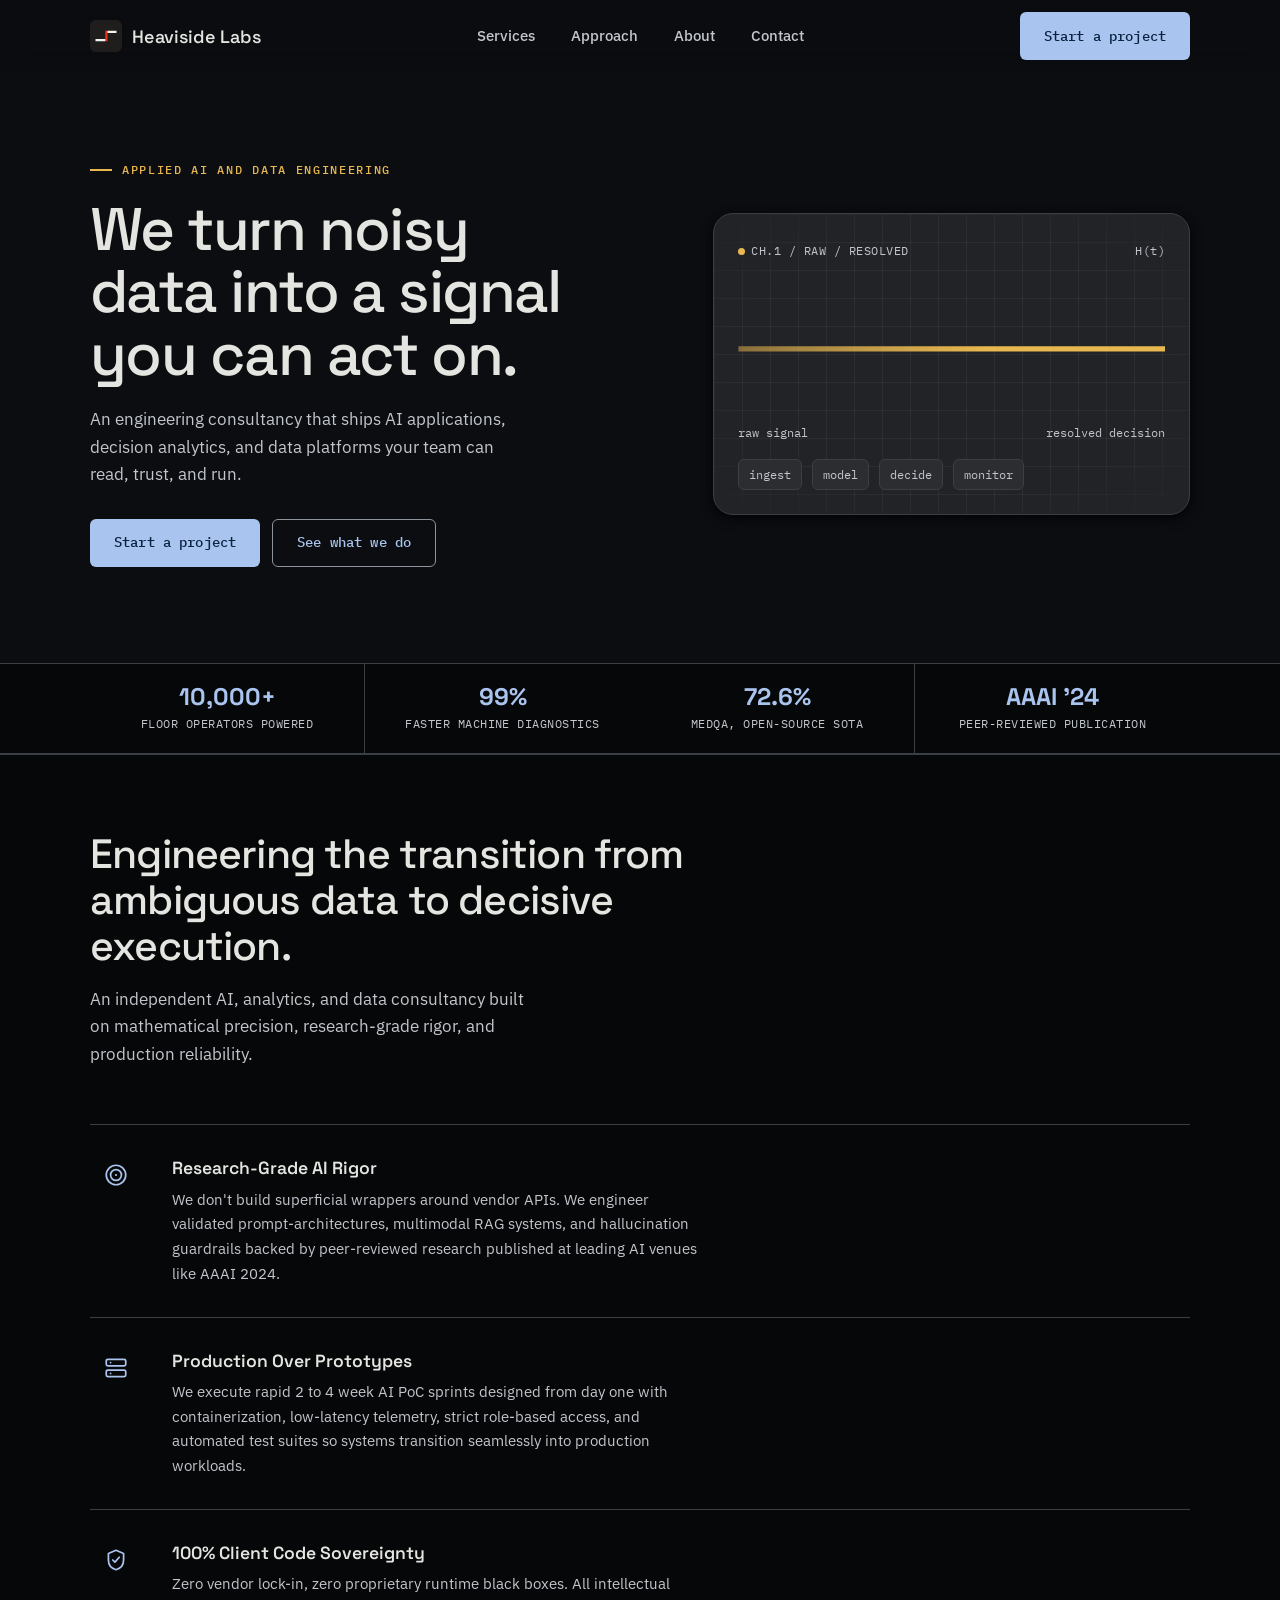
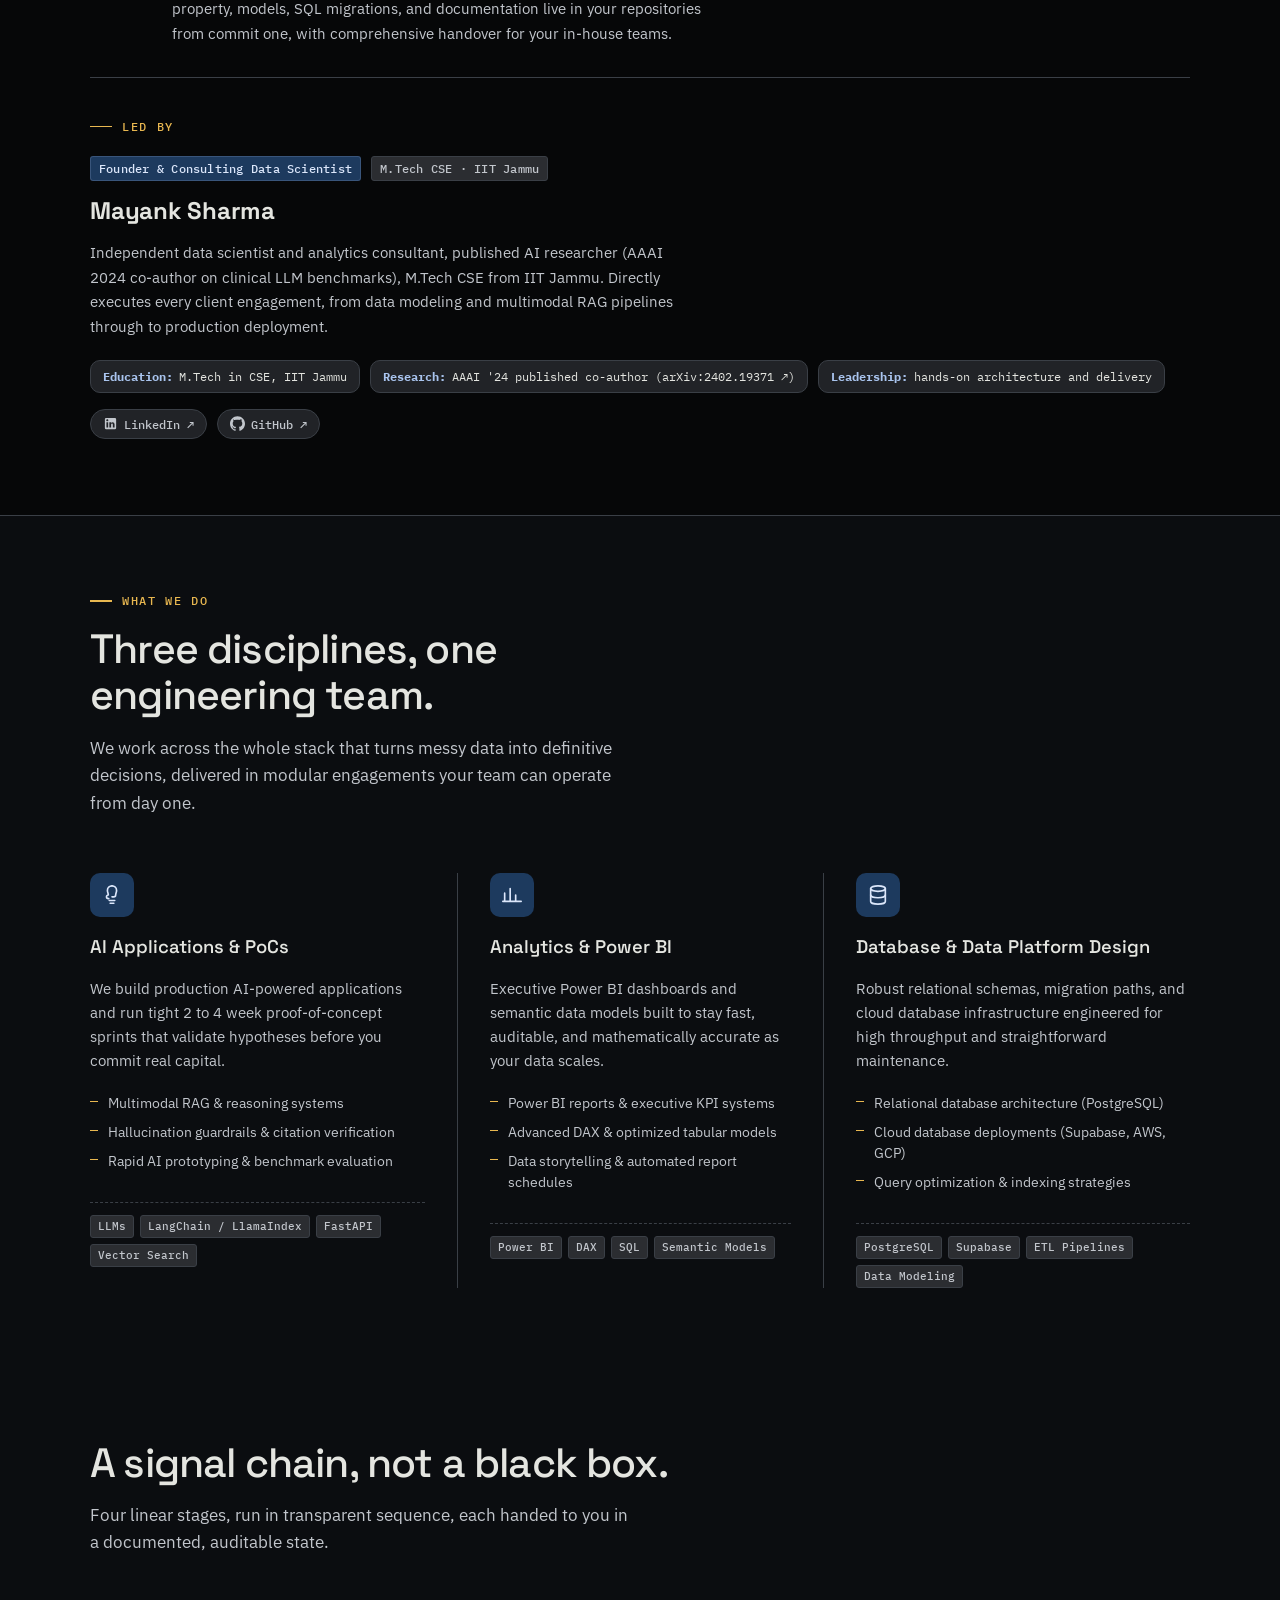
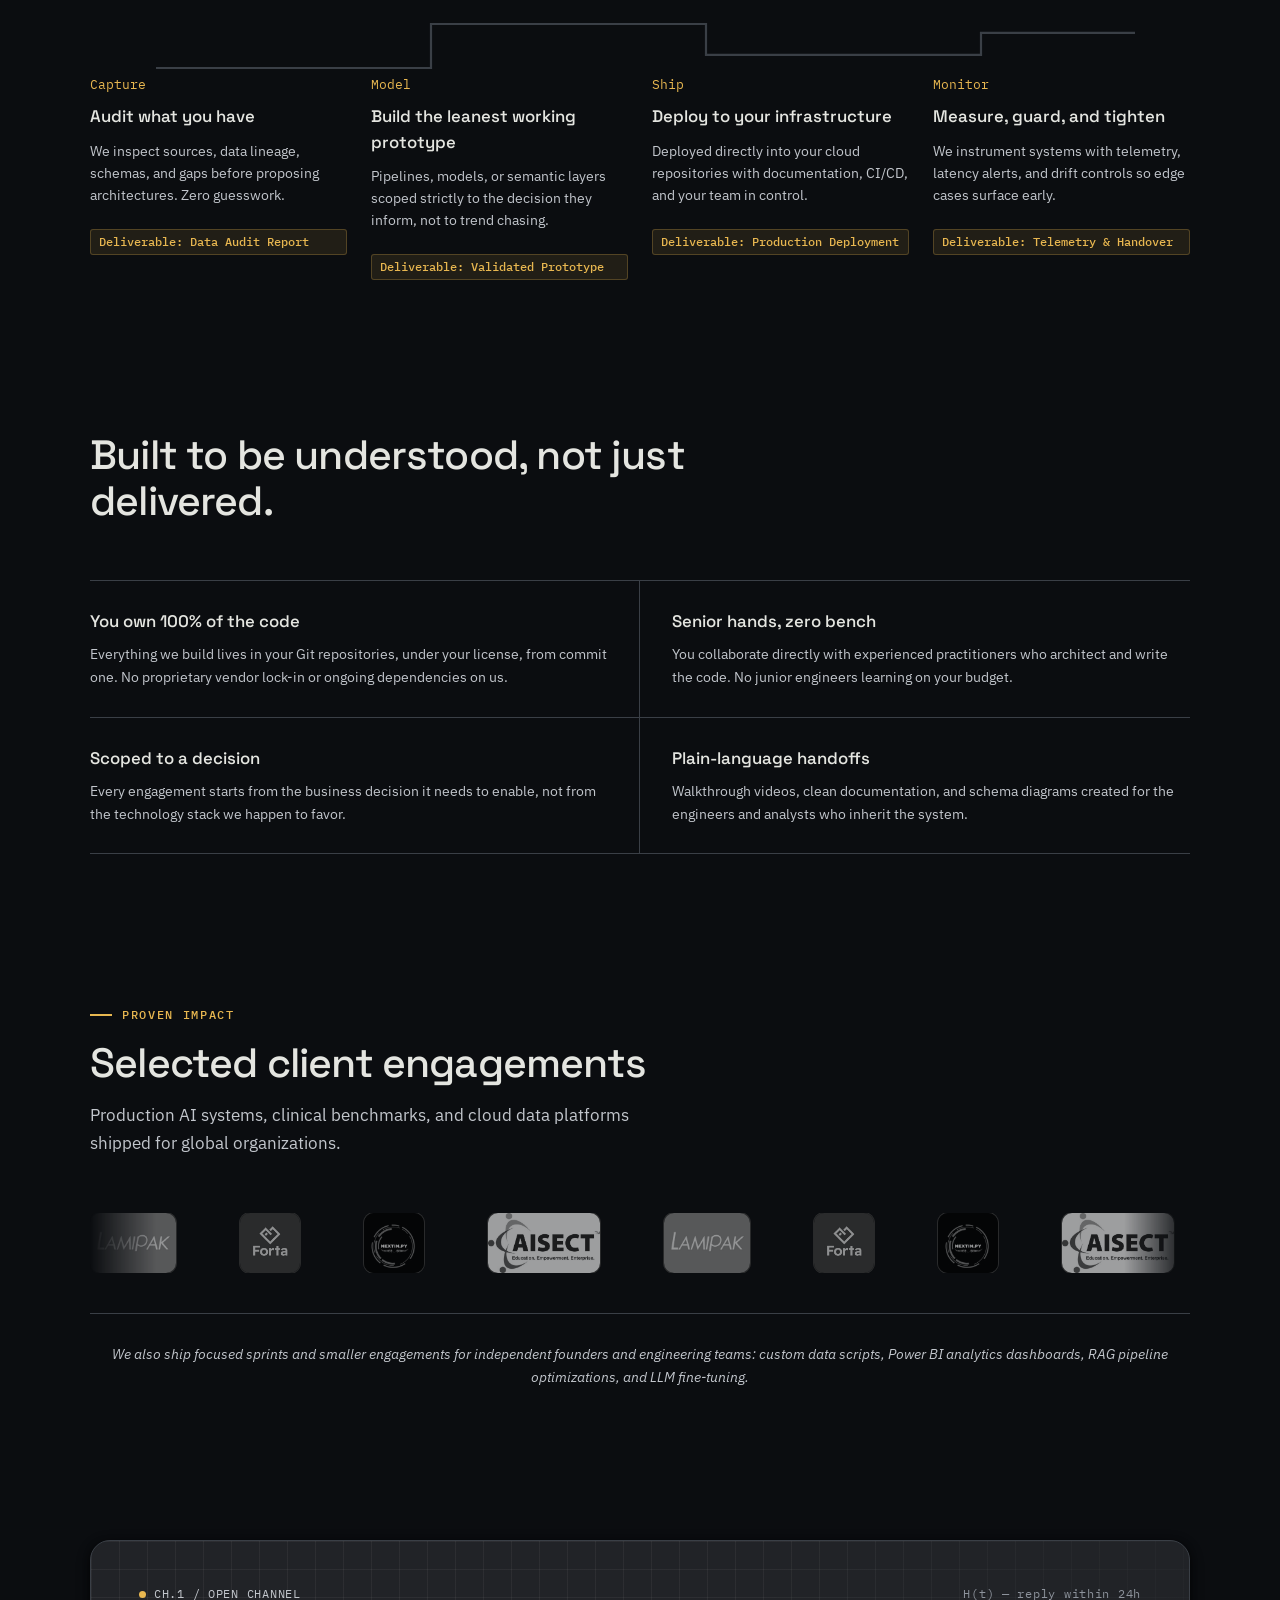
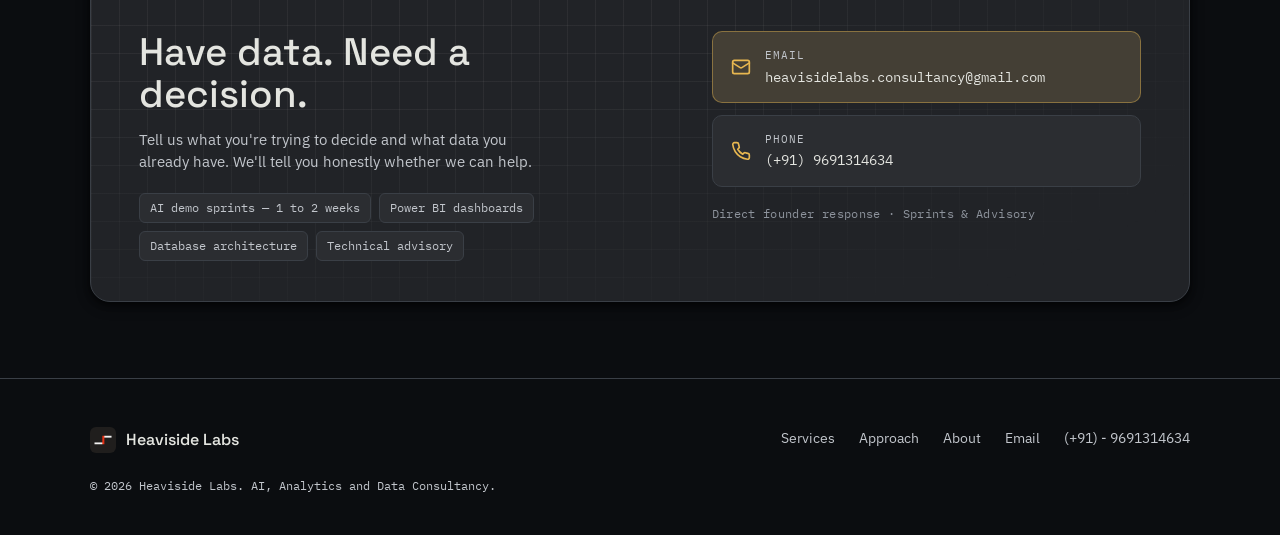
<file: index.html>
<!doctype html>
<html lang="en">
  <head>
    <meta charset="UTF-8" />
    <meta name="viewport" content="width=device-width, initial-scale=1" />
    <meta name="color-scheme" content="dark" />
    <meta name="theme-color" content="#0B0D10" />
    <title>Heaviside Labs · AI, Analytics and Data Consultancy</title>
    <meta
      name="description"
      content="Heaviside Labs builds production AI applications, decision analytics, and resilient data platforms. We turn raw, noisy data into decisive signal your team can understand, own, and run."
    />
    <link
      rel="icon"
      href="assets/heaviside-labs-favicon.png"
      type="image/png"
    />
    <link rel="preconnect" href="https://fonts.googleapis.com" />
    <link rel="preconnect" href="https://fonts.gstatic.com" crossorigin />
    <link
      href="https://fonts.googleapis.com/css2?family=Space+Grotesk:wght@400..700&family=IBM+Plex+Sans:wght@400;500;600&family=IBM+Plex+Mono:wght@400;500;600&display=swap"
      rel="stylesheet"
    />
    <link rel="stylesheet" href="style.css" />
    <link rel="canonical" href="https://heavisidelabs.in/" />
    <meta property="og:type" content="website" />
    <meta
      property="og:title"
      content="Heaviside Labs · AI, Analytics and Data Consultancy"
    />
    <meta
      property="og:description"
      content="Heaviside Labs builds production AI applications, decision analytics, and resilient data platforms. We turn raw, noisy data into decisive signal your team can understand, own, and run."
    />
    <meta property="og:url" content="https://heavisidelabs.in/" />
    <meta name="twitter:card" content="summary" />
    <meta
      name="twitter:title"
      content="Heaviside Labs · AI, Analytics and Data Consultancy"
    />
    <meta
      name="twitter:description"
      content="Heaviside Labs builds production AI applications, decision analytics, and resilient data platforms."
    />
  </head>
  <body>
    <a class="skip-link" href="#main">Skip to content</a>

    <header class="topbar" id="topbar">
      <div class="wrap topbar-inner">
        <a class="brand" href="#top">
          <img
            class="brand-mark"
            src="assets/heaviside-labs-favicon.png"
            alt=""
            width="32"
            height="32"
          />
          <span class="brand-name">Heaviside Labs</span>
        </a>
        <nav class="nav-links" aria-label="Primary">
          <a class="nav-link" href="#services">Services</a>
          <a class="nav-link" href="#approach">Approach</a>
          <a class="nav-link" href="#about">About</a>
          <a class="nav-link" href="#contact">Contact</a>
        </nav>
        <div class="topbar-actions">
          <a class="btn btn-filled cta-desktop-only" href="#contact"
            ><span class="state-layer"></span>Start a project</a
          >
          <button
            class="icon-btn menu-toggle"
            id="menu-toggle"
            type="button"
            aria-label="Open menu"
            aria-expanded="false"
            aria-controls="mobile-menu"
          >
            <svg
              viewBox="0 0 24 24"
              fill="none"
              stroke="currentColor"
              stroke-width="2"
              stroke-linecap="round"
              stroke-linejoin="round"
            >
              <path d="M4 7h16M4 12h16M4 17h16" />
            </svg>
          </button>
        </div>
      </div>
      <nav class="mobile-menu" id="mobile-menu" aria-label="Primary">
        <div class="mobile-menu-clip">
          <div class="mobile-menu-inner">
            <a class="mobile-menu-link" href="#services">Services</a>
            <a class="mobile-menu-link" href="#approach">Approach</a>
            <a class="mobile-menu-link" href="#about">About</a>
            <a class="mobile-menu-link" href="#contact">Contact</a>
            <a class="btn btn-filled" href="#contact"
              ><span class="state-layer"></span>Start a project</a
            >
          </div>
        </div>
      </nav>
    </header>

    <main id="main">
      <!-- ============ HERO ============ -->
      <section class="hero" id="top">
        <div class="wrap hero-grid">
          <div class="hero-copy reveal">
            <span class="eyebrow">Applied AI and data engineering</span>
            <h1 class="display-xl">
              We turn noisy data into a signal you can act on.
            </h1>
            <p class="body-l">
              An engineering consultancy that ships AI applications, decision
              analytics, and data platforms your team can read, trust, and run.
            </p>
            <div class="hero-actions">
              <a class="btn btn-filled" href="#contact"
                ><span class="state-layer"></span>Start a project</a
              >
              <a class="btn btn-outlined" href="#services"
                ><span class="state-layer"></span>See what we do</a
              >
            </div>
          </div>

          <figure class="scope reveal">
            <div class="scope-grid" aria-hidden="true"></div>
            <div class="scope-head">
              <span class="scope-label"
                ><span class="scope-dot" aria-hidden="true"></span>CH.1 / RAW /
                RESOLVED</span
              >
              <span class="scope-label">H(t)</span>
            </div>
            <div
              class="scope-wave"
              role="img"
              aria-label="A live signal, noisy and irregular on the left, resolving into a clean, flat step on the right."
            >
              <span class="scope-wave-trace" aria-hidden="true"></span>
              <span class="scope-wave-base" aria-hidden="true"></span>
            </div>
            <div class="scope-caption">
              <span>raw signal</span>
              <span>resolved decision</span>
            </div>
            <figcaption class="scope-readouts">
              <span class="readout">ingest</span>
              <span class="readout">model</span>
              <span class="readout">decide</span>
              <span class="readout">monitor</span>
            </figcaption>
          </figure>
        </div>

      </section>

      <!-- ============ TRUST STRIP ============ -->
      <section class="trust-strip" aria-label="Delivered impact">
        <div class="wrap">
          <div class="hero-trust-bar reveal">
            <div class="hero-trust-item">
              <span class="hero-trust-num">10,000+</span>
              <span class="hero-trust-label">Floor operators powered</span>
            </div>
            <div class="hero-trust-item">
              <span class="hero-trust-num">99%</span>
              <span class="hero-trust-label">Faster machine diagnostics</span>
            </div>
            <div class="hero-trust-item">
              <span class="hero-trust-num">72.6%</span>
              <span class="hero-trust-label">MedQA, open-source SOTA</span>
            </div>
            <div class="hero-trust-item">
              <span class="hero-trust-num">AAAI '24</span>
              <span class="hero-trust-label">Peer-reviewed publication</span>
            </div>
          </div>
        </div>
      </section>

      <!-- ============ ABOUT US ============ -->
      <section class="section about-section" id="about">
        <div class="wrap">
          <div class="section-head reveal">
            <h2 class="headline-l">
              Engineering the transition from ambiguous data to decisive
              execution.
            </h2>
            <p class="body-l">
              An independent AI, analytics, and data consultancy built on
              mathematical precision, research-grade rigor, and production
              reliability.
            </p>
          </div>

          <!-- Differentiator Spec List -->
          <div class="pillar-list reveal">
            <div class="pillar-row">
              <div class="pillar-icon">
                <svg
                  viewBox="0 0 24 24"
                  fill="none"
                  stroke="currentColor"
                  stroke-width="1.6"
                  stroke-linecap="round"
                  stroke-linejoin="round"
                >
                  <circle cx="12" cy="12" r="9" />
                  <circle cx="12" cy="12" r="5" />
                  <circle
                    cx="12"
                    cy="12"
                    r="1"
                    fill="currentColor"
                    stroke="none"
                  />
                </svg>
              </div>
              <div class="pillar-content">
                <h4>Research-Grade AI Rigor</h4>
                <p>
                  We don't build superficial wrappers around vendor APIs. We
                  engineer validated prompt-architectures, multimodal RAG
                  systems, and hallucination guardrails backed by peer-reviewed
                  research published at leading AI venues like AAAI 2024.
                </p>
              </div>
            </div>

            <div class="pillar-row">
              <div class="pillar-icon">
                <svg
                  viewBox="0 0 24 24"
                  fill="none"
                  stroke="currentColor"
                  stroke-width="1.6"
                  stroke-linecap="round"
                  stroke-linejoin="round"
                >
                  <rect x="3" y="4" width="18" height="6" rx="1.5" />
                  <rect x="3" y="14" width="18" height="6" rx="1.5" />
                  <circle
                    cx="7"
                    cy="7"
                    r="0.8"
                    fill="currentColor"
                    stroke="none"
                  />
                  <circle
                    cx="7"
                    cy="17"
                    r="0.8"
                    fill="currentColor"
                    stroke="none"
                  />
                </svg>
              </div>
              <div class="pillar-content">
                <h4>Production Over Prototypes</h4>
                <p>
                  We execute rapid 2 to 4 week AI PoC sprints designed from day
                  one with containerization, low-latency telemetry, strict
                  role-based access, and automated test suites so systems
                  transition seamlessly into production workloads.
                </p>
              </div>
            </div>

            <div class="pillar-row">
              <div class="pillar-icon">
                <svg
                  viewBox="0 0 24 24"
                  fill="none"
                  stroke="currentColor"
                  stroke-width="1.6"
                  stroke-linecap="round"
                  stroke-linejoin="round"
                >
                  <path d="M12 3l7 3v6c0 5-3.5 8-7 9-3.5-1-7-4-7-9V6l7-3z" />
                  <polyline points="9 12 11 14 15 9.5" />
                </svg>
              </div>
              <div class="pillar-content">
                <h4>100% Client Code Sovereignty</h4>
                <p>
                  Zero vendor lock-in, zero proprietary runtime black boxes. All
                  intellectual property, models, SQL migrations, and
                  documentation live in your repositories from commit one, with
                  comprehensive handover for your in-house teams.
                </p>
              </div>
            </div>
          </div>

          <!-- Founder & Principal Consultant Spotlight -->
          <div class="founder-profile reveal">
            <span class="eyebrow">Led by</span>
            <div class="founder-row">
              <div class="founder-info">
                <div class="founder-badge-row">
                  <span class="client-tag"
                    >Founder &amp; Consulting Data Scientist</span
                  >
                  <span class="client-loc">M.Tech CSE · IIT Jammu</span>
                </div>
                <h3 class="founder-name">Mayank Sharma</h3>
                <p class="founder-bio">
                  Independent data scientist and analytics consultant, published
                  AI researcher (AAAI 2024 co-author on clinical LLM benchmarks),
                  M.Tech CSE from IIT Jammu. Directly executes every client
                  engagement, from data modeling and multimodal RAG pipelines
                  through to production deployment.
                </p>
                <div class="founder-credentials-row">
                  <div class="founder-cred-chip">
                    <span class="cred-label">Education:</span> M.Tech in CSE,
                    IIT Jammu
                  </div>
                  <a
                    class="founder-cred-chip"
                    href="https://arxiv.org/abs/2402.19371"
                    target="_blank"
                    rel="noopener noreferrer"
                    style="text-decoration: none"
                    title="Read research paper on arXiv (arXiv:2402.19371)"
                  >
                    <span class="cred-label">Research:</span> AAAI '24 published
                    co-author (arXiv:2402.19371 &nearr;)
                  </a>
                  <div class="founder-cred-chip">
                    <span class="cred-label">Leadership:</span> hands-on
                    architecture and delivery
                  </div>
                </div>

                <div class="founder-social-links">
                  <a
                    class="founder-link-btn"
                    href="https://www.linkedin.com/in/mayank-sharma-924615405/"
                    target="_blank"
                    rel="noopener noreferrer"
                    title="LinkedIn Profile"
                  >
                    <svg
                      viewBox="0 0 24 24"
                      width="15"
                      height="15"
                      fill="currentColor"
                    >
                      <path
                        d="M19 3a2 2 0 0 1 2 2v14a2 2 0 0 1-2 2H5a2 2 0 0 1-2-2V5a2 2 0 0 1 2-2h14m-.5 15.5v-5.3a3.26 3.26 0 0 0-3.26-3.26c-.85 0-1.84.52-2.28 1.3v-1.11h-2.79v8.37h2.79v-4.93c0-.77.62-1.4 1.39-1.4a1.4 1.4 0 0 1 1.4 1.4v4.93h2.75M6.88 8.56a1.68 1.68 0 0 0 1.68-1.68c0-.93-.75-1.69-1.68-1.69a1.69 1.69 0 0 0-1.69 1.69c0 .93.76 1.68 1.69 1.68m1.39 9.94v-8.37H5.5v8.37h2.77z"
                      />
                    </svg>
                    <span>LinkedIn &nearr;</span>
                  </a>
                  <a
                    class="founder-link-btn"
                    href="https://github.com/mayank1101"
                    target="_blank"
                    rel="noopener noreferrer"
                    title="GitHub Profile"
                  >
                    <svg
                      viewBox="0 0 24 24"
                      width="15"
                      height="15"
                      fill="currentColor"
                    >
                      <path
                        d="M12 .297c-6.63 0-12 5.373-12 12 0 5.303 3.438 9.8 8.205 11.385.6.113.82-.258.82-.577 0-.285-.01-1.04-.015-2.04-3.338.724-4.042-1.61-4.042-1.61-.546-1.385-1.333-1.754-1.333-1.754-1.089-.744.083-.729.083-.729 1.205.084 1.839 1.237 1.839 1.237 1.07 1.834 2.807 1.304 3.492.997.107-.775.418-1.305.762-1.605-2.665-.3-5.466-1.332-5.466-5.93 0-1.31.469-2.381 1.236-3.221-.124-.303-.535-1.524.117-3.176 0 0 1.008-.322 3.301 1.23.957-.266 1.983-.399 3.003-.404 1.02.005 2.047.138 3.006.404 2.291-1.552 3.297-1.23 3.297-1.23.653 1.653.242 2.874.118 3.176.77.84 1.235 1.911 1.235 3.221 0 4.609-2.807 5.625-5.479 5.921.43.372.823 1.102.823 2.222 0 1.606-.014 2.898-.014 3.293 0 .322.216.694.825.576C20.565 22.092 24 17.592 24 12.297c0-6.627-5.373-12-12-12"
                      />
                    </svg>
                    <span>GitHub &nearr;</span>
                  </a>
                </div>
              </div>
            </div>
          </div>
        </div>
      </section>

      <!-- ============ SERVICES ============ -->
      <section class="section" id="services">
        <div class="wrap">
          <div class="section-head reveal">
            <span class="eyebrow">What we do</span>
            <h2 class="headline-l">Three disciplines, one engineering team.</h2>
            <p class="body-l">
              We work across the whole stack that turns messy data into
              definitive decisions, delivered in modular engagements your team
              can operate from day one.
            </p>
          </div>

          <div class="service-grid">
            <!-- Service 1 -->
            <article class="service-item reveal">
              <div class="card-icon">
                <svg
                  viewBox="0 0 24 24"
                  fill="none"
                  stroke="currentColor"
                  stroke-width="1.8"
                  stroke-linecap="round"
                  stroke-linejoin="round"
                >
                  <path
                    d="M12 2a5 5 0 0 0-5 5c0 2 1 3 1 5H8a2 2 0 0 0 0 4h.5"
                  />
                  <path
                    d="M12 2a5 5 0 0 1 5 5c0 2-1 3-1 5h0a2 2 0 0 1-2 2h-2"
                  />
                  <path d="M9 18h6" />
                  <path d="M10 21h4" />
                </svg>
              </div>
              <h3>AI Applications &amp; PoCs</h3>
              <p>
                We build production AI-powered applications and run tight 2 to 4
                week proof-of-concept sprints that validate hypotheses before you
                commit real capital.
              </p>
              <ul class="card-list">
                <li>Multimodal RAG &amp; reasoning systems</li>
                <li>Hallucination guardrails &amp; citation verification</li>
                <li>Rapid AI prototyping &amp; benchmark evaluation</li>
              </ul>
              <div class="service-tech-tags">
                <span>LLMs</span>
                <span>LangChain / LlamaIndex</span>
                <span>FastAPI</span>
                <span>Vector Search</span>
              </div>
            </article>

            <!-- Service 2 -->
            <article class="service-item reveal">
              <div class="card-icon">
                <svg
                  viewBox="0 0 24 24"
                  fill="none"
                  stroke="currentColor"
                  stroke-width="1.8"
                  stroke-linecap="round"
                  stroke-linejoin="round"
                >
                  <path d="M4 19V10M10 19V5M16 19v-7M22 19H2" />
                </svg>
              </div>
              <h3>Analytics &amp; Power BI</h3>
              <p>
                Executive Power BI dashboards and semantic data models built to
                stay fast, auditable, and mathematically accurate as your data
                scales.
              </p>
              <ul class="card-list">
                <li>Power BI reports &amp; executive KPI systems</li>
                <li>Advanced DAX &amp; optimized tabular models</li>
                <li>Data storytelling &amp; automated report schedules</li>
              </ul>
              <div class="service-tech-tags">
                <span>Power BI</span>
                <span>DAX</span>
                <span>SQL</span>
                <span>Semantic Models</span>
              </div>
            </article>

            <!-- Service 3 -->
            <article class="service-item reveal">
              <div class="card-icon">
                <svg
                  viewBox="0 0 24 24"
                  fill="none"
                  stroke="currentColor"
                  stroke-width="1.8"
                  stroke-linecap="round"
                  stroke-linejoin="round"
                >
                  <ellipse cx="12" cy="5" rx="8" ry="3" />
                  <path d="M4 5v14c0 1.66 3.58 3 8 3s8-1.34 8-3V5" />
                  <path d="M4 12c0 1.66 3.58 3 8 3s8-1.34 8-3" />
                </svg>
              </div>
              <h3>Database &amp; Data Platform Design</h3>
              <p>
                Robust relational schemas, migration paths, and cloud database
                infrastructure engineered for high throughput and
                straightforward maintenance.
              </p>
              <ul class="card-list">
                <li>Relational database architecture (PostgreSQL)</li>
                <li>Cloud database deployments (Supabase, AWS, GCP)</li>
                <li>Query optimization &amp; indexing strategies</li>
              </ul>
              <div class="service-tech-tags">
                <span>PostgreSQL</span>
                <span>Supabase</span>
                <span>ETL Pipelines</span>
                <span>Data Modeling</span>
              </div>
            </article>
          </div>
        </div>
      </section>

      <!-- ============ APPROACH ============ -->
      <section class="section chain" id="approach">
        <div class="wrap">
          <div class="section-head reveal">
            <h2 class="headline-l">A signal chain, not a black box.</h2>
            <p class="body-l">
              Four linear stages, run in transparent sequence, each handed to
              you in a documented, auditable state.
            </p>
          </div>

          <svg
            class="chain-svg reveal"
            viewBox="0 0 1000 60"
            preserveAspectRatio="none"
            aria-hidden="true"
          >
            <path
              class="chain-path"
              d="M60,50 L60,50 L310,50 L310,10 L560,10 L560,38 L810,38 L810,18 L950,18"
            />
          </svg>

          <div class="chain-grid">
            <div class="chain-step reveal">
              <span class="chain-num">Capture</span>
              <h4>Audit what you have</h4>
              <p>
                We inspect sources, data lineage, schemas, and gaps before
                proposing architectures. Zero guesswork.
              </p>
              <span class="stage-deliverable"
                >Deliverable: Data Audit Report</span
              >
            </div>
            <div class="chain-step reveal">
              <span class="chain-num">Model</span>
              <h4>Build the leanest working prototype</h4>
              <p>
                Pipelines, models, or semantic layers scoped strictly to the
                decision they inform, not to trend chasing.
              </p>
              <span class="stage-deliverable"
                >Deliverable: Validated Prototype</span
              >
            </div>
            <div class="chain-step reveal">
              <span class="chain-num">Ship</span>
              <h4>Deploy to your infrastructure</h4>
              <p>
                Deployed directly into your cloud repositories with
                documentation, CI/CD, and your team in control.
              </p>
              <span class="stage-deliverable"
                >Deliverable: Production Deployment</span
              >
            </div>
            <div class="chain-step reveal">
              <span class="chain-num">Monitor</span>
              <h4>Measure, guard, and tighten</h4>
              <p>
                We instrument systems with telemetry, latency alerts, and drift
                controls so edge cases surface early.
              </p>
              <span class="stage-deliverable"
                >Deliverable: Telemetry &amp; Handover</span
              >
            </div>
          </div>
        </div>
      </section>

      <!-- ============ DIFFERENTIATORS ============ -->
      <section class="section" id="why">
        <div class="wrap">
          <div class="section-head reveal">
            <h2 class="headline-l">
              Built to be understood, not just delivered.
            </h2>
          </div>

          <div class="diff-grid reveal">
            <div class="diff-item">
              <h4>You own 100% of the code</h4>
              <p>
                Everything we build lives in your Git repositories, under your
                license, from commit one. No proprietary vendor lock-in or
                ongoing dependencies on us.
              </p>
            </div>
            <div class="diff-item">
              <h4>Senior hands, zero bench</h4>
              <p>
                You collaborate directly with experienced practitioners who
                architect and write the code. No junior engineers learning on
                your budget.
              </p>
            </div>
            <div class="diff-item">
              <h4>Scoped to a decision</h4>
              <p>
                Every engagement starts from the business decision it needs to
                enable, not from the technology stack we happen to favor.
              </p>
            </div>
            <div class="diff-item">
              <h4>Plain-language handoffs</h4>
              <p>
                Walkthrough videos, clean documentation, and schema diagrams
                created for the engineers and analysts who inherit the system.
              </p>
            </div>
          </div>
        </div>
      </section>

      <!-- ============ WORK IMPACT / CLIENT SHOWCASE ============ -->
      <section class="section" id="clients">
        <div class="wrap">
          <div class="section-head reveal">
            <span class="eyebrow">Proven impact</span>
            <h2 class="headline-l">Selected client engagements</h2>
            <p class="body-l">
              Production AI systems, clinical benchmarks, and cloud data
              platforms shipped for global organizations.
            </p>
          </div>

          <!-- Client Logo Marquee -->
          <div
            class="logo-marquee reveal"
            role="region"
            aria-label="Client companies"
          >
            <div class="logo-marquee-track">
              <div class="logo-marquee-logo">
                <img src="assets/clients/lamipak-logo.png" alt="Lamipak logo" />
              </div>
              <div class="logo-marquee-logo">
                <img src="assets/clients/forta-health-logo.png" alt="Forta Health logo" />
              </div>
              <div class="logo-marquee-logo">
                <img src="assets/clients/nextinpy-logo.png" alt="Nextin.py logo" />
              </div>
              <div class="logo-marquee-logo">
                <img src="assets/clients/aisect-logo.png" alt="AISECT logo" />
              </div>
              <div class="logo-marquee-logo">
                <img src="assets/clients/lamipak-logo.png" alt="Lamipak logo" />
              </div>
              <div class="logo-marquee-logo">
                <img src="assets/clients/forta-health-logo.png" alt="Forta Health logo" />
              </div>
              <div class="logo-marquee-logo">
                <img src="assets/clients/nextinpy-logo.png" alt="Nextin.py logo" />
              </div>
              <div class="logo-marquee-logo">
                <img src="assets/clients/aisect-logo.png" alt="AISECT logo" />
              </div>
              <div class="logo-marquee-logo">
                <img src="assets/clients/lamipak-logo.png" alt="Lamipak logo" />
              </div>
              <div class="logo-marquee-logo">
                <img src="assets/clients/forta-health-logo.png" alt="Forta Health logo" />
              </div>
              <div class="logo-marquee-logo">
                <img src="assets/clients/nextinpy-logo.png" alt="Nextin.py logo" />
              </div>
              <div class="logo-marquee-logo">
                <img src="assets/clients/aisect-logo.png" alt="AISECT logo" />
              </div>
              <div class="logo-marquee-logo" aria-hidden="true">
                <img src="assets/clients/lamipak-logo.png" alt="" />
              </div>
              <div class="logo-marquee-logo" aria-hidden="true">
                <img src="assets/clients/forta-health-logo.png" alt="" />
              </div>
              <div class="logo-marquee-logo" aria-hidden="true">
                <img src="assets/clients/nextinpy-logo.png" alt="" />
              </div>
              <div class="logo-marquee-logo" aria-hidden="true">
                <img src="assets/clients/aisect-logo.png" alt="" />
              </div>
              <div class="logo-marquee-logo" aria-hidden="true">
                <img src="assets/clients/lamipak-logo.png" alt="" />
              </div>
              <div class="logo-marquee-logo" aria-hidden="true">
                <img src="assets/clients/forta-health-logo.png" alt="" />
              </div>
              <div class="logo-marquee-logo" aria-hidden="true">
                <img src="assets/clients/nextinpy-logo.png" alt="" />
              </div>
              <div class="logo-marquee-logo" aria-hidden="true">
                <img src="assets/clients/aisect-logo.png" alt="" />
              </div>
              <div class="logo-marquee-logo" aria-hidden="true">
                <img src="assets/clients/lamipak-logo.png" alt="" />
              </div>
              <div class="logo-marquee-logo" aria-hidden="true">
                <img src="assets/clients/forta-health-logo.png" alt="" />
              </div>
              <div class="logo-marquee-logo" aria-hidden="true">
                <img src="assets/clients/nextinpy-logo.png" alt="" />
              </div>
              <div class="logo-marquee-logo" aria-hidden="true">
                <img src="assets/clients/aisect-logo.png" alt="" />
              </div>
            </div>
          </div>

          <div class="clients-note-box reveal">
            <p class="clients-note">
              We also ship focused sprints and smaller engagements for
              independent founders and engineering teams: custom data scripts,
              Power BI analytics dashboards, RAG pipeline optimizations, and LLM
              fine-tuning.
            </p>
          </div>
        </div>
      </section>

      <!-- ============ CONTACT ============ -->
      <section class="section" id="contact">
        <div class="wrap">
          <div class="contact-panel reveal">
            <div class="contact-grid-bg" aria-hidden="true"></div>

            <div class="contact-head">
              <span class="contact-eyebrow">
                <span class="contact-signal" aria-hidden="true"></span>CH.1 /
                OPEN CHANNEL
              </span>
              <span class="contact-eyebrow contact-eyebrow-muted"
                >H(t) — reply within 24h</span
              >
            </div>

            <div class="contact-body">
              <div class="contact-lead">
                <h2>Have data. Need a decision.</h2>
                <p class="contact-sub">
                  Tell us what you're trying to decide and what data you already
                  have. We'll tell you honestly whether we can help.
                </p>
                <ul class="contact-scope-list">
                  <li>AI demo sprints — 1 to 2 weeks</li>
                  <li>Power BI dashboards</li>
                  <li>Database architecture</li>
                  <li>Technical advisory</li>
                </ul>
              </div>

              <div class="contact-channels">
                <a
                  class="contact-channel contact-channel-primary"
                  href="mailto:heavisidelabs.consultancy@gmail.com"
                >
                  <svg
                    viewBox="0 0 24 24"
                    width="20"
                    height="20"
                    fill="none"
                    stroke="currentColor"
                    stroke-width="2"
                    stroke-linecap="round"
                    stroke-linejoin="round"
                  >
                    <rect width="20" height="16" x="2" y="4" rx="2" />
                    <path d="m22 7-8.97 5.7a1.94 1.94 0 0 1-2.06 0L2 7" />
                  </svg>
                  <span class="contact-channel-text">
                    <span class="contact-channel-label">Email</span>
                    <span class="contact-channel-value"
                      >heavisidelabs.consultancy@gmail.com</span
                    >
                  </span>
                </a>
                <a class="contact-channel" href="tel:+919691314634">
                  <svg
                    viewBox="0 0 24 24"
                    width="20"
                    height="20"
                    fill="none"
                    stroke="currentColor"
                    stroke-width="2"
                    stroke-linecap="round"
                    stroke-linejoin="round"
                  >
                    <path
                      d="M22 16.92v3a2 2 0 0 1-2.18 2 19.79 19.79 0 0 1-8.63-3.07 19.5 19.5 0 0 1-6-6 19.79 19.79 0 0 1-3.07-8.67A2 2 0 0 1 4.11 2h3a2 2 0 0 1 2 1.72 12.84 12.84 0 0 0 .7 2.81 2 2 0 0 1-.45 2.11L8.09 9.91a16 16 0 0 0 6 6l1.27-1.27a2 2 0 0 1 2.11-.45 12.84 12.84 0 0 0 2.81.7A2 2 0 0 1 22 16.92z"
                    />
                  </svg>
                  <span class="contact-channel-text">
                    <span class="contact-channel-label">Phone</span>
                    <span class="contact-channel-value"
                      >(+91) 9691314634</span
                    >
                  </span>
                </a>
                <span class="contact-assurance"
                  >Direct founder response · Sprints &amp; Advisory</span
                >
              </div>
            </div>
          </div>
        </div>
      </section>
    </main>

    <footer class="footer">
      <div class="wrap">
        <div class="footer-grid">
          <a class="footer-brand" href="#top">
            <img
              class="brand-mark"
              src="assets/heaviside-labs-favicon.png"
              alt=""
              width="26"
              height="26"
            />
            <span>Heaviside Labs</span>
          </a>
          <nav class="footer-links" aria-label="Footer">
            <a href="#services">Services</a>
            <a href="#approach">Approach</a>
            <a href="#about">About</a>
            <a href="mailto:heavisidelabs.consultancy@gmail.com">Email</a>
            <a href="tel:+919691314634">(+91) - 9691314634</a>
          </nav>
        </div>
        <p class="footer-meta">
          © <span id="year">2025</span> Heaviside Labs. AI, Analytics and Data
          Consultancy.
        </p>
      </div>
    </footer>

    <script src="script.js"></script>
  </body>
</html>
</file>
<file: style.css>
/* ==========================================================================
   Heaviside Labs — Material Design 3 token system
   ========================================================================== */

:root {
  /* ---- Color roles — dark-only "instrument panel: ink + signal amber" ---- */
  --md-primary: #A9C4EE;
  --md-on-primary: #0B2340;
  --md-primary-container: #1D3A5E;
  --md-on-primary-container: #DCE7FB;

  --md-secondary: #BFC6D1;
  --md-on-secondary: #282E36;
  --md-secondary-container: #3D444D;
  --md-on-secondary-container: #DCE1E8;

  --md-tertiary: #E8B750;
  --md-on-tertiary: #3A2700;
  --md-tertiary-container: #573D00;
  --md-on-tertiary-container: #FBDFA0;

  --md-error: #FFB4AB;
  --md-on-error: #690005;

  --md-background: #0B0D10;
  --md-on-background: #E4E5E0;

  --md-surface: #0B0D10;
  --md-on-surface: #E4E5E0;
  --md-on-surface-variant: #C2C6CC;

  --md-outline: #8D939C;
  --md-outline-variant: #3A3F46;

  --md-surface-container-lowest: #060708;
  --md-surface-container-low: #131519;
  --md-surface-container: #17191D;
  --md-surface-container-high: #212327;
  --md-surface-container-highest: #2B2D31;

  --md-inverse-surface: #E4E5E0;
  --md-inverse-on-surface: #282A2E;
  --md-shadow: #000000;

  /* ---- Shape scale — instrument-panel, not app-store-pill ---- */
  --shape-xs: 3px;
  --shape-sm: 6px;
  --shape-md: 10px;
  --shape-lg: 14px;
  --shape-xl: 20px;
  --shape-full: 999px;

  /* ---- Elevation — tuned for a near-black surface ---- */
  --elev-1: 0 1px 2px 0 rgba(0,0,0,0.5), 0 1px 3px 1px rgba(0,0,0,0.32);
  --elev-2: 0 2px 6px 0 rgba(0,0,0,0.5), 0 4px 12px 2px rgba(0,0,0,0.36);
  --elev-3: 0 4px 10px 0 rgba(0,0,0,0.5), 0 8px 24px 4px rgba(0,0,0,0.4);

  /* ---- Motion ---- */
  --motion-standard: cubic-bezier(0.2, 0, 0, 1);
  --motion-emphasized: cubic-bezier(0.3, 0, 0, 1);

  /* ---- Type ---- */
  --font-display: 'Space Grotesk', system-ui, sans-serif;
  --font-body: 'IBM Plex Sans', system-ui, sans-serif;
  --font-mono: 'IBM Plex Mono', ui-monospace, 'SF Mono', Menlo, monospace;

  color-scheme: dark;
}

/* ==========================================================================
   Reset
   ========================================================================== */

*, *::before, *::after { box-sizing: border-box; }
html { -webkit-text-size-adjust: 100%; scroll-behavior: smooth; }
@media (prefers-reduced-motion: reduce) {
  html { scroll-behavior: auto; }
  *, *::before, *::after {
    animation-duration: 0.01ms !important;
    animation-iteration-count: 1 !important;
    transition-duration: 0.01ms !important;
    scroll-behavior: auto !important;
  }
}
body {
  margin: 0;
  background: var(--md-background);
  color: var(--md-on-background);
  font-family: var(--font-body);
  font-size: 16px;
  line-height: 1.5;
  -webkit-font-smoothing: antialiased;
}
img, svg { display: block; max-width: 100%; }
a { color: inherit; }
h1, h2, h3, h4, p, figure { margin: 0; }
button { font: inherit; color: inherit; }

/* ==========================================================================
   Utility / layout
   ========================================================================== */

.wrap {
  width: 100%;
  max-width: 1180px;
  margin-inline: auto;
  padding-inline: 24px;
}
@media (min-width: 900px) {
  .wrap { padding-inline: 40px; }
}

.skip-link {
  position: absolute;
  left: 12px;
  top: -60px;
  background: var(--md-inverse-surface);
  color: var(--md-inverse-on-surface);
  padding: 10px 18px;
  border-radius: var(--shape-sm);
  z-index: 100;
  transition: top 0.2s var(--motion-standard);
}
.skip-link:focus { top: 12px; }

:focus-visible {
  outline: 2px solid var(--md-primary);
  outline-offset: 2px;
  border-radius: var(--shape-xs);
}

.eyebrow {
  font-family: var(--font-mono);
  font-size: 12px;
  font-weight: 500;
  letter-spacing: 0.14em;
  text-transform: uppercase;
  color: var(--md-tertiary);
  display: inline-flex;
  align-items: center;
  gap: 10px;
}

.eyebrow::before {
  content: "";
  width: 22px;
  height: 1.5px;
  background: currentColor;
  display: inline-block;
  flex-shrink: 0;
}

/* ==========================================================================
   Type scale
   ========================================================================== */

.display-xl {
  font-family: var(--font-display);
  font-weight: 500;
  font-size: clamp(2.5rem, 1.6rem + 3.4vw, 3.75rem);
  line-height: 1.04;
  letter-spacing: -0.026em;
  text-wrap: balance;
}
.display-l {
  font-family: var(--font-display);
  font-weight: 500;
  font-size: clamp(2.5rem, 1.9rem + 2.6vw, 4rem);
  line-height: 1.05;
  letter-spacing: -0.024em;
}
.headline-l {
  font-family: var(--font-display);
  font-weight: 500;
  font-size: clamp(1.9rem, 1.6rem + 1.2vw, 2.6rem);
  line-height: 1.13;
  letter-spacing: -0.02em;
}
.title-l {
  font-family: var(--font-display);
  font-weight: 500;
  font-size: 1.375rem;
  line-height: 1.3;
  letter-spacing: -0.012em;
}
.body-l {
  font-size: 1.0625rem;
  line-height: 1.62;
  color: var(--md-on-surface-variant);
  text-wrap: pretty;
}

/* ==========================================================================
   Buttons (M3: filled / tonal / outlined / text / icon)
   ========================================================================== */

.btn {
  position: relative;
  overflow: hidden;
  display: inline-flex;
  align-items: center;
  justify-content: center;
  gap: 8px;
  height: 48px;
  padding-inline: 24px;
  border-radius: var(--shape-sm);
  border: none;
  cursor: pointer;
  font-family: var(--font-mono);
  font-size: 0.875rem;
  font-weight: 500;
  letter-spacing: 0.01em;
  text-decoration: none;
  transition: box-shadow 0.2s var(--motion-standard), background-color 0.2s var(--motion-standard);
  -webkit-tap-highlight-color: transparent;
}
.btn-filled { background: var(--md-primary); color: var(--md-on-primary); }
.btn-filled:hover { box-shadow: var(--elev-1); }
.btn-filled:active { box-shadow: none; }

.btn-tonal { background: var(--md-secondary-container); color: var(--md-on-secondary-container); }
.btn-tonal:hover { box-shadow: var(--elev-1); }

.btn-outlined {
  background: transparent;
  color: var(--md-primary);
  border: 1px solid var(--md-outline);
}
.btn-outlined:hover { background: color-mix(in srgb, var(--md-primary) 8%, transparent); }

.btn-text {
  background: transparent;
  color: var(--md-primary);
  padding-inline: 12px;
  height: 40px;
}
.btn-text:hover { background: color-mix(in srgb, var(--md-primary) 8%, transparent); }

.btn .state-layer {
  position: absolute;
  inset: 0;
  background: currentColor;
  opacity: 0;
  transition: opacity 0.15s var(--motion-standard);
  pointer-events: none;
}
.btn:hover .state-layer { opacity: 0.08; }
.btn:active .state-layer { opacity: 0.12; }

.icon-btn {
  width: 40px;
  height: 40px;
  border-radius: var(--shape-full);
  border: none;
  background: transparent;
  color: var(--md-on-surface-variant);
  display: inline-flex;
  align-items: center;
  justify-content: center;
  cursor: pointer;
  position: relative;
  overflow: hidden;
  transition: background-color 0.2s var(--motion-standard), transform 0.15s var(--motion-standard);
}
.icon-btn:hover { background: color-mix(in srgb, var(--md-on-surface) 8%, transparent); }
.icon-btn:active { transform: scale(0.92); }
.icon-btn svg {
  width: 20px;
  height: 20px;
  transition: transform 0.15s var(--motion-standard);
}

/* ripple */
.ripple {
  position: absolute;
  border-radius: 50%;
  background: currentColor;
  opacity: 0.25;
  transform: scale(0);
  animation: ripple 0.55s var(--motion-standard);
  pointer-events: none;
}
@keyframes ripple { to { transform: scale(2.6); opacity: 0; } }

/* ==========================================================================
   Top app bar
   ========================================================================== */

.topbar {
  position: sticky;
  top: 0;
  z-index: 50;
  background: color-mix(in srgb, var(--md-surface) 92%, transparent);
  backdrop-filter: blur(12px);
  -webkit-backdrop-filter: blur(12px);
  border-bottom: 1px solid transparent;
  transition: border-color 0.25s var(--motion-standard), box-shadow 0.25s var(--motion-standard);
}
.topbar.is-scrolled {
  border-color: var(--md-outline-variant);
  box-shadow: var(--elev-1);
}
.topbar-inner {
  display: flex;
  align-items: center;
  justify-content: space-between;
  gap: 12px;
  height: 72px;
}
.brand { display: flex; align-items: center; gap: 10px; text-decoration: none; min-width: 0; }
.brand-mark { width: 32px; height: 32px; border-radius: var(--shape-sm); flex-shrink: 0; }
.brand-name {
  font-family: var(--font-display);
  font-weight: 550;
  font-size: 1.125rem;
  color: var(--md-on-surface);
  letter-spacing: -0.01em;
  white-space: nowrap;
}
@media (max-width: 380px) {
  .brand-name { font-size: 1rem; }
}
.nav-links {
  display: none;
  align-items: center;
  gap: 4px;
}
@media (min-width: 860px) { .nav-links { display: flex; } }
.nav-link {
  position: relative;
  padding: 10px 16px;
  border-radius: var(--shape-full);
  text-decoration: none;
  color: var(--md-on-surface-variant);
  font-size: 0.9375rem;
  font-weight: 500;
  transition: background-color 0.15s var(--motion-standard), color 0.15s var(--motion-standard);
}
.nav-link:hover { background: color-mix(in srgb, var(--md-on-surface) 6%, transparent); color: var(--md-on-surface); }
.topbar-actions { display: flex; align-items: center; gap: 8px; flex-shrink: 0; }

.cta-desktop-only { display: none; }
.menu-toggle { display: inline-flex; }
@media (min-width: 860px) {
  .cta-desktop-only { display: inline-flex; }
  .menu-toggle { display: none; }
}

.mobile-menu {
  display: grid;
  grid-template-rows: 0fr;
  border-top: 1px solid transparent;
  transition: grid-template-rows 0.3s var(--motion-emphasized), border-color 0.3s var(--motion-standard);
}
.mobile-menu.is-open {
  grid-template-rows: 1fr;
  border-top-color: var(--md-outline-variant);
}
@media (min-width: 860px) { .mobile-menu { display: none !important; } }
.mobile-menu-clip {
  min-height: 0;
  overflow: hidden;
}
.mobile-menu-inner {
  display: flex;
  flex-direction: column;
  gap: 2px;
  padding: 8px 24px 20px;
}
.mobile-menu-link {
  padding: 14px 4px;
  text-decoration: none;
  color: var(--md-on-surface);
  font-size: 1rem;
  font-weight: 500;
  border-bottom: 1px solid var(--md-outline-variant);
  transition: color 0.2s var(--motion-standard), transform 0.2s var(--motion-standard);
}
.mobile-menu-link:hover {
  color: var(--md-primary);
  transform: translateX(8px);
}
.mobile-menu .btn { margin-top: 14px; align-self: flex-start; }

/* ==========================================================================
   Hero
   ========================================================================== */

.hero {
  padding-block: 56px 72px;
}
@media (min-width: 900px) { .hero { padding-block: 88px 96px; } }
.hero-grid {
  display: grid;
  gap: 44px;
}
@media (min-width: 980px) {
  .hero-grid { grid-template-columns: 1.08fr 0.92fr; align-items: center; gap: 64px; }
}
.hero-copy { display: flex; flex-direction: column; gap: 20px; }
.hero-copy .display-xl { color: var(--md-on-surface); max-width: 20ch; }
.hero-copy .body-l { max-width: 44ch; }
.hero-actions { display: flex; flex-wrap: wrap; gap: 12px; margin-top: 10px; }

/* Oscilloscope panel — signature element */
.scope {
  position: relative;
  background: var(--md-surface-container-high);
  border-radius: var(--shape-xl);
  border: 1px solid var(--md-outline-variant);
  padding: 28px 24px 24px;
  box-shadow: var(--elev-2);
  overflow: hidden;
}

/* Sweep trace — a live oscilloscope reads left to right */
.scope::after {
  content: "";
  position: absolute;
  top: 0;
  bottom: 0;
  width: 64px;
  pointer-events: none;
  opacity: 0;
  background: linear-gradient(
    90deg,
    transparent,
    color-mix(in srgb, var(--md-tertiary) 10%, transparent) 72%,
    color-mix(in srgb, var(--md-tertiary) 20%, transparent)
  );
}
@media (prefers-reduced-motion: no-preference) {
  .scope::after { animation: scope-sweep 5s linear 2.6s infinite; }
}
@keyframes scope-sweep {
  0% { transform: translateX(-64px); opacity: 0; }
  12% { opacity: 1; }
  88% { opacity: 1; }
  100% { transform: translateX(min(560px, 100%)); opacity: 0; }
}
.scope-grid {
  position: absolute;
  inset: 0;
  background-image:
    linear-gradient(color-mix(in srgb, var(--md-on-surface) 6%, transparent) 1px, transparent 1px),
    linear-gradient(90deg, color-mix(in srgb, var(--md-on-surface) 6%, transparent) 1px, transparent 1px);
  background-size: 28px 28px;
  mask-image: radial-gradient(ellipse at center, black 60%, transparent 100%);
}
.scope-head {
  position: relative;
  display: flex;
  align-items: center;
  justify-content: space-between;
  margin-bottom: 18px;
}
.scope-label {
  font-family: var(--font-mono);
  font-size: 12px;
  color: var(--md-on-surface-variant);
  letter-spacing: 0.04em;
}
.scope-dot { width: 7px; height: 7px; border-radius: 50%; background: var(--md-tertiary); display: inline-block; margin-right: 6px; }
/* Pure-CSS trace — raw signal on the left resolving into a flat step on the right */
.scope-wave {
  position: relative;
  width: 100%;
  height: 132px;
  overflow: hidden;
  border-radius: var(--shape-sm);
}
.scope-wave-trace {
  position: absolute;
  inset: 0;
  background: linear-gradient(
    90deg,
    color-mix(in srgb, var(--md-tertiary) 42%, transparent),
    var(--md-tertiary) 58%,
    var(--md-tertiary)
  );
  filter: drop-shadow(0 0 5px color-mix(in srgb, var(--md-tertiary) 40%, transparent));
  clip-path: polygon(0% 52%, 12% 52%, 25% 52%, 38% 52%, 50% 52%, 62% 52%, 75% 52%, 88% 52%, 100% 52%, 100% 56%, 88% 56%, 75% 56%, 62% 56%, 50% 56%, 38% 56%, 25% 56%, 12% 56%, 0% 56%);
}
.scope-wave-base {
  position: absolute;
  left: 0;
  right: 0;
  top: 54%;
  height: 1px;
  background: linear-gradient(90deg, transparent, color-mix(in srgb, var(--md-tertiary) 38%, transparent));
}
.scope-wave::after {
  content: "";
  position: absolute;
  top: 0;
  bottom: 0;
  left: 0;
  width: 1px;
  pointer-events: none;
  opacity: 0;
  background: color-mix(in srgb, var(--md-tertiary) 35%, transparent);
}
@media (prefers-reduced-motion: no-preference) {
  .scope-grid { animation: scope-drift 16s linear infinite; }
  .scope-wave-trace { animation: scope-morph 7s ease-in-out infinite, scope-glow 2.4s ease-in-out infinite alternate; }
  .scope-wave::after { animation: scope-scan 7s linear infinite; }
}
@keyframes scope-drift {
  to { background-position: -28px 0, -28px 0; }
}
@keyframes scope-morph {
  0%, 100% { clip-path: polygon(0% 28%, 12% 70%, 25% 20%, 38% 62%, 50% 44%, 62% 52%, 75% 52%, 88% 52%, 100% 52%, 100% 56%, 88% 56%, 75% 56%, 62% 56%, 50% 48%, 38% 66%, 25% 24%, 12% 74%, 0% 32%); }
  50% { clip-path: polygon(0% 66%, 12% 26%, 25% 60%, 38% 30%, 50% 56%, 62% 52%, 75% 52%, 88% 52%, 100% 52%, 100% 56%, 88% 56%, 75% 56%, 62% 56%, 50% 60%, 38% 34%, 25% 64%, 12% 30%, 0% 70%); }
}
@keyframes scope-glow {
  from { filter: drop-shadow(0 0 4px color-mix(in srgb, var(--md-tertiary) 28%, transparent)); }
  to { filter: drop-shadow(0 0 11px color-mix(in srgb, var(--md-tertiary) 58%, transparent)); }
}
@keyframes scope-scan {
  0% { left: 0; opacity: 0; }
  8% { opacity: 0.6; }
  88% { opacity: 0.6; }
  100% { left: 100%; opacity: 0; }
}
.scope-caption {
  position: relative;
  display: flex;
  justify-content: space-between;
  margin-top: 14px;
  font-family: var(--font-mono);
  font-size: 11.5px;
  color: var(--md-on-surface-variant);
}
.scope-readouts {
  position: relative;
  display: flex;
  gap: 10px;
  margin-top: 18px;
  flex-wrap: wrap;
}
.readout {
  font-family: var(--font-mono);
  font-size: 11.5px;
  padding: 6px 10px;
  border-radius: var(--shape-sm);
  background: var(--md-surface-container-highest);
  color: var(--md-on-surface-variant);
  border: 1px solid var(--md-outline-variant);
}

/* ==========================================================================
   About Us Section
   ========================================================================== */

.about-section {
  background: var(--md-surface-container-lowest);
  border-top: 1px solid var(--md-outline-variant);
  border-bottom: 1px solid var(--md-outline-variant);
  position: relative;
}

/* Differentiator spec list — hairline rows, no cards */
.pillar-list {
  display: flex;
  flex-direction: column;
  border-top: 1px solid var(--md-outline-variant);
}

.pillar-row {
  display: grid;
  grid-template-columns: 44px 1fr;
  gap: 20px;
  padding: 26px 4px;
  border-bottom: 1px solid var(--md-outline-variant);
  transition: background-color 0.2s var(--motion-standard);
}
@media (min-width: 700px) {
  .pillar-row {
    grid-template-columns: 56px 1fr;
    padding: 30px 6px;
  }
}
.pillar-row:hover {
  background: color-mix(in srgb, var(--md-primary) 5%, transparent);
}

.pillar-icon {
  width: 40px;
  height: 40px;
  display: flex;
  align-items: center;
  justify-content: center;
  color: var(--md-primary);
}
.pillar-icon svg {
  width: 26px;
  height: 26px;
  transition: transform 0.3s var(--motion-emphasized);
}
.pillar-row:hover .pillar-icon svg {
  transform: scale(1.1);
}

.pillar-content h4 {
  font-family: var(--font-display);
  font-weight: 600;
  font-size: 1.1rem;
  color: var(--md-on-surface);
  margin-bottom: 6px;
}

.pillar-content p {
  font-size: 0.9375rem;
  color: var(--md-on-surface-variant);
  line-height: 1.65;
  max-width: 60ch;
}

/* Founder & Principal Spotlight — plain profile row, no card */
.founder-profile {
  margin-top: 40px;
  display: flex;
  flex-direction: column;
  gap: 20px;
}

.founder-row {
  display: grid;
  grid-template-columns: 1fr;
  gap: 24px;
}

.founder-info {
  display: flex;
  flex-direction: column;
  gap: 12px;
}

.founder-badge-row {
  display: flex;
  align-items: center;
  gap: 10px;
  flex-wrap: wrap;
}

.founder-name {
  font-family: var(--font-display);
  font-size: 1.5rem;
  font-weight: 700;
  color: var(--md-on-surface);
  letter-spacing: -0.01em;
}

.founder-bio {
  font-size: 0.9375rem;
  color: var(--md-on-surface-variant);
  line-height: 1.65;
  max-width: 68ch;
}

.founder-credentials-row {
  display: flex;
  flex-wrap: wrap;
  gap: 10px;
  padding-top: 8px;
}

.founder-cred-chip {
  font-family: var(--font-mono);
  font-size: 0.775rem;
  padding: 6px 12px;
  border-radius: var(--shape-md);
  background: var(--md-surface-container-high);
  border: 1px solid var(--md-outline-variant);
  color: var(--md-on-surface);
  display: inline-flex;
  align-items: center;
  gap: 6px;
}

.cred-label {
  font-weight: 700;
  color: var(--md-primary);
}

.founder-social-links {
  display: flex;
  flex-wrap: wrap;
  align-items: center;
  gap: 10px;
  padding-top: 4px;
}

.founder-link-btn {
  display: inline-flex;
  align-items: center;
  gap: 6px;
  font-family: var(--font-mono);
  font-size: 0.775rem;
  font-weight: 500;
  color: var(--md-on-surface-variant);
  background: var(--md-surface-container-high);
  border: 1px solid var(--md-outline-variant);
  padding: 5px 12px;
  border-radius: var(--shape-full);
  text-decoration: none;
  transition: color 0.2s var(--motion-standard), border-color 0.2s var(--motion-standard), background 0.2s var(--motion-standard), transform 0.2s var(--motion-standard);
}
.founder-link-btn:hover {
  color: var(--md-primary);
  border-color: var(--md-primary);
  background: var(--md-primary-container);
  transform: translateY(-1px);
}

/* ==========================================================================
   Section scaffolding
   ========================================================================== */

.section { padding-block: 60px; }
@media (min-width: 900px) { .section { padding-block: 76px; } }
:where(section[id], article[id]) { scroll-margin-top: 88px; }
.section-head {
  display: flex;
  flex-direction: column;
  gap: 16px;
  margin-bottom: 56px;
  max-width: 60ch;
}
.section-head .body-l { max-width: 54ch; }

/* ==========================================================================
   Services — plain columns, hairline divided, no cards
   ========================================================================== */

.service-grid {
  display: grid;
  gap: 40px;
  grid-template-columns: 1fr;
}
@media (min-width: 700px) {
  .service-grid {
    grid-template-columns: repeat(3, 1fr);
    gap: 0;
  }
}

.service-item {
  display: flex;
  flex-direction: column;
  gap: 16px;
  padding-top: 28px;
  border-top: 1px solid var(--md-outline-variant);
}
@media (min-width: 700px) {
  .service-item {
    padding: 0 32px;
    border-top: none;
    border-left: 1px solid var(--md-outline-variant);
  }
  .service-item:first-child {
    padding-left: 0;
    border-left: none;
  }
  .service-item:last-child {
    padding-right: 0;
  }
}
.card-icon {
  width: 44px;
  height: 44px;
  border-radius: var(--shape-md);
  background: var(--md-primary-container);
  color: var(--md-on-primary-container);
  display: flex;
  align-items: center;
  justify-content: center;
  transition: transform 0.3s var(--motion-emphasized);
}
.card-icon svg { width: 22px; height: 22px; }
.service-item:hover .card-icon { transform: scale(1.08) rotate(-4deg); }
.service-item h3 { font-family: var(--font-display); font-weight: 550; font-size: 1.15rem; color: var(--md-on-surface); }
.service-item p { color: var(--md-on-surface-variant); font-size: 0.9375rem; line-height: 1.6; }
.card-list { list-style: none; padding: 0; margin: 4px 0 0; display: flex; flex-direction: column; gap: 8px; }
.card-list li {
  font-size: 0.875rem;
  color: var(--md-on-surface-variant);
  padding-left: 18px;
  position: relative;
}
.card-list li::before {
  content: "";
  position: absolute;
  left: 0;
  top: 8px;
  width: 8px;
  height: 1.5px;
  background: var(--md-tertiary);
}

/* ==========================================================================
   Approach — signal chain
   ========================================================================== */

.chain { position: relative; }
.chain-svg { width: 100%; height: auto; margin-bottom: -4px; }
.chain-path {
  fill: none;
  stroke: var(--md-outline-variant);
  stroke-width: 2;
}
.chain-grid {
  display: grid;
  gap: 24px;
  grid-template-columns: 1fr;
}
@media (min-width: 760px) { .chain-grid { grid-template-columns: repeat(4, 1fr); } }
.chain-step { display: flex; flex-direction: column; gap: 10px; }
.chain-num {
  font-family: var(--font-mono);
  font-size: 0.8125rem;
  color: var(--md-tertiary);
}
.chain-step h4 { font-family: var(--font-display); font-weight: 550; font-size: 1.05rem; color: var(--md-on-surface); }
.chain-step p { font-size: 0.9rem; color: var(--md-on-surface-variant); line-height: 1.55; }

/* ==========================================================================
   Differentiators
   ========================================================================== */

.diff-grid {
  display: grid;
  grid-template-columns: 1fr;
  border-top: 1px solid var(--md-outline-variant);
}
@media (min-width: 760px) { .diff-grid { grid-template-columns: repeat(2, 1fr); } }
.diff-item {
  padding: 26px 4px;
  border-bottom: 1px solid var(--md-outline-variant);
  display: flex;
  flex-direction: column;
  gap: 8px;
  transition: background-color 0.25s var(--motion-standard);
}
@media (min-width: 760px) {
  .diff-item { padding: 28px 32px; }
  .diff-item:nth-child(odd) { border-right: 1px solid var(--md-outline-variant); padding-left: 0; }
  .diff-item:nth-child(even) { padding-right: 0; }
}
.diff-item:hover {
  background: var(--md-surface-container);
}
.diff-item h4 { font-family: var(--font-display); font-weight: 550; font-size: 1.05rem; color: var(--md-on-surface); }
.diff-item p { font-size: 0.9rem; color: var(--md-on-surface-variant); line-height: 1.6; }

/* ==========================================================================
   Clients & Case Studies
   ========================================================================== */

.section-head-with-action {
  display: flex;
  flex-direction: column;
  gap: 20px;
  max-width: none;
  margin-bottom: 48px;
}
@media (min-width: 860px) {
  .section-head-with-action {
    flex-direction: row;
    justify-content: space-between;
    align-items: flex-end;
    gap: 32px;
  }
  .section-head-with-action > div:first-child {
    max-width: 62ch;
  }
}
.section-head-action {
  flex-shrink: 0;
}

.client-role {
  font-family: var(--font-body);
  font-size: 0.835rem;
  font-weight: 500;
  color: var(--md-secondary);
  line-height: 1.35;
}

.client-badges {
  display: flex;
  flex-wrap: wrap;
  align-items: center;
  gap: 6px;
  flex-shrink: 0;
}

.client-tag {
  font-family: var(--font-mono);
  font-size: 0.725rem;
  font-weight: 500;
  letter-spacing: 0.02em;
  padding: 3px 8px;
  border-radius: var(--shape-xs);
  background: var(--md-primary-container);
  color: var(--md-on-primary-container);
  border: 1px solid color-mix(in srgb, var(--md-primary) 20%, transparent);
}

.client-loc {
  font-family: var(--font-mono);
  font-size: 0.725rem;
  font-weight: 500;
  letter-spacing: 0.02em;
  padding: 3px 8px;
  border-radius: var(--shape-xs);
  background: var(--md-surface-container-highest);
  color: var(--md-on-surface-variant);
  border: 1px solid var(--md-outline-variant);
}

.client-metrics {
  display: flex;
  flex-wrap: wrap;
  gap: 8px;
  margin-top: auto;
  padding-top: 14px;
  border-top: 1px dashed var(--md-outline-variant);
}

.client-chip {
  font-family: var(--font-mono);
  font-size: 0.75rem;
  font-weight: 500;
  padding: 4px 9px;
  border-radius: var(--shape-sm);
  background: var(--md-surface-container-highest);
  color: var(--md-on-surface);
  border: 1px solid var(--md-outline-variant);
  transition: background-color 0.15s ease, color 0.15s ease;
}

.client-chip:hover {
  background: var(--md-secondary-container);
  color: var(--md-on-secondary-container);
}

.clients-note-box {
  margin-top: 40px;
  padding-top: 28px;
  border-top: 1px solid var(--md-outline-variant);
}

.clients-note {
  font-size: 0.9rem;
  color: var(--md-on-surface-variant);
  font-style: italic;
  text-align: center;
  line-height: 1.6;
}

/* Dedicated Clients Page Elements */
.clients-hero {
  padding-block: 56px 64px;
}
@media (min-width: 900px) {
  .clients-hero {
    padding-block: 80px 88px;
  }
}

.clients-hero-copy {
  display: flex;
  flex-direction: column;
  gap: 20px;
  max-width: 68ch;
}

/* Continuously scrolling client logo marquee */
.logo-marquee {
  margin-top: 44px;
  overflow: hidden;
  -webkit-mask-image: linear-gradient(90deg, transparent, black 6%, black 94%, transparent);
  mask-image: linear-gradient(90deg, transparent, black 6%, black 94%, transparent);
}
.logo-marquee-track {
  display: flex;
  align-items: center;
  width: max-content;
  gap: 64px;
  animation: marquee-scroll 42s linear infinite;
}
.logo-marquee:hover .logo-marquee-track,
.logo-marquee:focus-within .logo-marquee-track {
  animation-play-state: paused;
}
.logo-marquee-logo {
  flex-shrink: 0;
  display: flex;
  align-items: center;
}
.logo-marquee-logo img {
  display: block;
  height: 60px;
  width: auto;
  border-radius: var(--shape-md);
  box-shadow: 0 0 0 1px var(--md-outline-variant);
  filter: grayscale(1);
  opacity: 0.6;
  transition: filter 0.25s var(--motion-standard), opacity 0.25s var(--motion-standard), transform 0.25s var(--motion-standard), box-shadow 0.25s var(--motion-standard);
}
.logo-marquee-logo:hover img,
.logo-marquee-logo:focus-visible img {
  filter: grayscale(0);
  opacity: 1;
  transform: translateY(-2px);
  box-shadow: 0 0 0 1px var(--md-primary);
}
@keyframes marquee-scroll {
  from { transform: translateX(0); }
  to { transform: translateX(-50%); }
}

.client-logo-frame {
  height: 64px;
  min-width: 64px;
  border-radius: var(--shape-md);
  display: flex;
  align-items: center;
  justify-content: center;
  overflow: hidden;
  flex-shrink: 0;
  box-shadow: 0 0 0 1px var(--md-outline-variant);
}

.client-logo-frame.large {
  height: 68px;
  min-width: 68px;
}

.client-logo-frame img {
  height: 100%;
  width: auto;
  max-width: none;
  object-fit: contain;
}

.case-studies-section {
  padding-block: 24px 88px;
}

.case-studies-list {
  display: flex;
  flex-direction: column;
  border-top: 1px solid var(--md-outline-variant);
}

.case-study-card {
  padding-block: 44px;
  display: flex;
  flex-direction: column;
  gap: 24px;
  scroll-margin-top: 96px;
  border-bottom: 1px solid var(--md-outline-variant);
}

.case-study-head {
  display: flex;
  flex-direction: column;
  gap: 16px;
  padding-bottom: 20px;
  border-bottom: 1px solid var(--md-outline-variant);
}
@media (min-width: 680px) {
  .case-study-head {
    flex-direction: row;
    justify-content: space-between;
    align-items: center;
  }
}

.case-study-identity {
  display: flex;
  align-items: center;
  gap: 18px;
  min-width: 0;
}

.headline-m {
  font-family: var(--font-display);
  font-weight: 600;
  font-size: 1.5rem;
  color: var(--md-on-surface);
  line-height: 1.2;
}

.case-study-body {
  display: flex;
  flex-direction: column;
  gap: 24px;
}

.case-subcards {
  display: grid;
  grid-template-columns: 1fr;
  gap: 24px;
}
@media (min-width: 780px) {
  .case-subcards {
    grid-template-columns: repeat(2, 1fr);
    gap: 0;
  }
}

.case-subcard {
  display: flex;
  flex-direction: column;
  gap: 12px;
}
@media (min-width: 780px) {
  .case-subcard {
    padding: 0 28px;
    border-left: 1px solid var(--md-outline-variant);
  }
  .case-subcard:first-child {
    padding-left: 0;
    border-left: none;
  }
  .case-subcard:last-child {
    padding-right: 0;
  }
}

.case-subcard-header {
  display: flex;
  flex-direction: column;
  gap: 4px;
}

.case-subcard h3 {
  font-family: var(--font-display);
  font-weight: 550;
  font-size: 1.05rem;
  color: var(--md-on-surface);
  line-height: 1.35;
}

.case-subcard p {
  font-size: 0.9rem;
  color: var(--md-on-surface-variant);
  line-height: 1.6;
}

/* Research citation — left-accent callout, no filled box */
.research-citation-card {
  border-left: 2px solid var(--md-outline-variant);
  padding-left: 22px;
  display: flex;
  flex-direction: column;
  gap: 12px;
  margin-top: 6px;
}

.citation-header {
  display: flex;
  flex-wrap: wrap;
  align-items: center;
  justify-content: space-between;
  gap: 8px;
}

.citation-badge {
  font-family: var(--font-mono);
  font-size: 0.725rem;
  font-weight: 700;
  color: var(--md-primary);
  letter-spacing: 0.06em;
}

.citation-id {
  font-size: 0.775rem;
  color: var(--md-on-surface-variant);
}

.citation-title {
  font-family: var(--font-display);
  font-size: 1.05rem;
  font-weight: 600;
  color: var(--md-on-surface);
  line-height: 1.4;
}

.citation-authors {
  font-size: 0.875rem;
  color: var(--md-on-surface-variant);
  line-height: 1.5;
}
.citation-authors strong {
  color: var(--md-primary);
  font-weight: 600;
}

.citation-actions {
  display: flex;
  flex-wrap: wrap;
  gap: 10px;
  padding-top: 6px;
}

.case-study-footer {
  display: flex;
  flex-direction: column;
  gap: 16px;
  padding-top: 16px;
  border-top: 1px dashed var(--md-outline-variant);
}
@media (min-width: 780px) {
  .case-study-footer {
    flex-direction: row;
    justify-content: space-between;
    align-items: center;
  }
}

.tech-pills {
  display: flex;
  flex-wrap: wrap;
  align-items: center;
  gap: 6px;
}

.tech-pill {
  font-family: var(--font-mono);
  font-size: 0.725rem;
  font-weight: 500;
  padding: 3px 8px;
  border-radius: var(--shape-xs);
  background: var(--md-secondary-container);
  color: var(--md-on-secondary-container);
}

/* Trust strip — standalone band below the hero, hairline divided, no boxed panel */
.trust-strip {
  padding-block: 0;
  border-top: 1px solid var(--md-outline-variant);
  border-bottom: 1px solid var(--md-outline-variant);
  background: var(--md-surface-container-lowest);
}
.hero-trust-bar {
  display: grid;
  grid-template-columns: repeat(2, 1fr);
}
@media (min-width: 760px) {
  .hero-trust-bar {
    grid-template-columns: repeat(4, 1fr);
  }
}
.hero-trust-item {
  padding: 20px 16px;
  display: flex;
  flex-direction: column;
  gap: 4px;
  align-items: center;
  text-align: center;
  border-right: 1px solid var(--md-outline-variant);
  border-bottom: 1px solid var(--md-outline-variant);
  transition: background-color 0.2s var(--motion-standard);
}
.hero-trust-item:nth-child(2n) { border-right: none; }
.hero-trust-item:nth-child(n+3) { border-bottom: none; }
@media (min-width: 760px) {
  .hero-trust-item {
    border-bottom: none;
    border-right: 1px solid var(--md-outline-variant);
  }
  .hero-trust-item:last-child { border-right: none; }
}
.hero-trust-item:hover {
  background: var(--md-surface-container);
}
.hero-trust-num {
  font-family: var(--font-display);
  font-weight: 700;
  font-size: 1.5rem;
  color: var(--md-primary);
  line-height: 1.1;
}
.hero-trust-label {
  font-family: var(--font-mono);
  font-size: 0.775rem;
  color: var(--md-on-surface-variant);
  text-transform: uppercase;
  letter-spacing: 0.04em;
}

/* Service Tech Tags */
.service-tech-tags {
  display: flex;
  flex-wrap: wrap;
  gap: 6px;
  margin-top: 14px;
  padding-top: 12px;
  border-top: 1px dashed var(--md-outline-variant);
}
.service-tech-tags span {
  font-family: var(--font-mono);
  font-size: 0.7rem;
  font-weight: 500;
  padding: 2px 7px;
  border-radius: var(--shape-xs);
  background: var(--md-surface-container-highest);
  color: var(--md-on-surface-variant);
  border: 1px solid var(--md-outline-variant);
}

/* Stage Deliverables */
.stage-deliverable {
  display: inline-block;
  margin-top: 12px;
  font-family: var(--font-mono);
  font-size: 0.75rem;
  font-weight: 500;
  color: var(--md-tertiary);
  background: color-mix(in srgb, var(--md-tertiary) 10%, transparent);
  padding: 3px 8px;
  border-radius: var(--shape-xs);
  border: 1px solid color-mix(in srgb, var(--md-tertiary) 25%, transparent);
}

.clients-cta-banner {
  margin-top: 40px;
  padding-top: 32px;
  border-top: 1px solid var(--md-outline-variant);
  display: flex;
  flex-direction: column;
  gap: 20px;
  align-items: flex-start;
}
@media (min-width: 760px) {
  .clients-cta-banner {
    flex-direction: row;
    justify-content: space-between;
    align-items: center;
  }
}
.clients-cta-banner h3 {
  font-family: var(--font-display);
  font-weight: 600;
  font-size: 1.15rem;
  color: var(--md-on-surface);
  margin-bottom: 4px;
}
.clients-cta-banner p {
  font-size: 0.9rem;
  color: var(--md-on-surface-variant);
}

/* ==========================================================================
   Contact — instrument panel
   ========================================================================== */

.contact-panel {
  position: relative;
  background: var(--md-surface-container-high);
  border: 1px solid var(--md-outline-variant);
  border-radius: var(--shape-xl);
  padding: 32px 24px 28px;
  box-shadow: var(--elev-2);
  overflow: hidden;
}
@media (min-width: 900px) {
  .contact-panel { padding: 44px 48px 40px; }
}

.contact-grid-bg {
  position: absolute;
  inset: 0;
  pointer-events: none;
  background-image:
    linear-gradient(color-mix(in srgb, var(--md-on-surface) 6%, transparent) 1px, transparent 1px),
    linear-gradient(90deg, color-mix(in srgb, var(--md-on-surface) 6%, transparent) 1px, transparent 1px);
  background-size: 28px 28px;
  mask-image: radial-gradient(ellipse at 25% 0%, black 35%, transparent 88%);
}

.contact-head {
  position: relative;
  display: flex;
  flex-wrap: wrap;
  gap: 6px 16px;
  justify-content: space-between;
  margin-bottom: 28px;
}
.contact-eyebrow {
  display: inline-flex;
  align-items: center;
  font-family: var(--font-mono);
  font-size: 12px;
  letter-spacing: 0.06em;
  color: var(--md-on-surface-variant);
}
.contact-eyebrow-muted { color: var(--md-outline); }
.contact-signal {
  width: 7px;
  height: 7px;
  border-radius: 50%;
  background: var(--md-tertiary);
  margin-right: 8px;
  flex-shrink: 0;
}
@media (prefers-reduced-motion: no-preference) {
  .contact-signal { animation: contact-pulse 2.4s ease-out infinite; }
}
@keyframes contact-pulse {
  0% { box-shadow: 0 0 0 0 color-mix(in srgb, var(--md-tertiary) 55%, transparent); }
  70%, 100% { box-shadow: 0 0 0 9px transparent; }
}

.contact-body {
  position: relative;
  display: grid;
  gap: 32px;
}
@media (min-width: 860px) {
  .contact-body { grid-template-columns: 1.1fr 0.9fr; gap: 48px; align-items: start; }
}

.contact-lead h2 {
  font-family: var(--font-display);
  font-weight: 500;
  font-size: clamp(1.7rem, 1.4rem + 1.4vw, 2.4rem);
  line-height: 1.1;
  color: var(--md-on-surface);
  max-width: 18ch;
}
.contact-sub {
  margin-top: 12px;
  max-width: 44ch;
  font-size: 0.95rem;
  color: var(--md-on-surface-variant);
}

.contact-scope-list {
  list-style: none;
  margin: 20px 0 0;
  padding: 0;
  display: flex;
  flex-wrap: wrap;
  gap: 8px;
}
.contact-scope-list li {
  font-family: var(--font-mono);
  font-size: 0.75rem;
  padding: 5px 10px;
  border-radius: var(--shape-sm);
  background: var(--md-surface-container-highest);
  color: var(--md-on-surface-variant);
  border: 1px solid var(--md-outline-variant);
}

.contact-channels {
  display: flex;
  flex-direction: column;
  gap: 12px;
}
.contact-channel {
  position: relative;
  display: flex;
  align-items: center;
  gap: 14px;
  padding: 15px 18px;
  border-radius: var(--shape-md);
  border: 1px solid var(--md-outline-variant);
  background: var(--md-surface-container-highest);
  color: var(--md-on-surface);
  text-decoration: none;
  transition: border-color 0.2s var(--motion-standard), transform 0.2s var(--motion-standard);
}
.contact-channel svg { flex-shrink: 0; color: var(--md-tertiary); }
.contact-channel:hover,
.contact-channel:focus-visible {
  border-color: var(--md-tertiary);
  transform: translateY(-1px);
}
.contact-channel-primary {
  background: color-mix(in srgb, var(--md-tertiary) 13%, var(--md-surface-container-highest));
  border-color: color-mix(in srgb, var(--md-tertiary) 42%, transparent);
}
.contact-channel-text {
  display: flex;
  flex-direction: column;
  gap: 2px;
  min-width: 0;
}
.contact-channel-label {
  font-family: var(--font-mono);
  font-size: 0.68rem;
  letter-spacing: 0.09em;
  text-transform: uppercase;
  color: var(--md-on-surface-variant);
}
.contact-channel-value {
  font-family: var(--font-mono);
  font-size: 0.9rem;
  color: var(--md-on-surface);
  overflow-wrap: anywhere;
}
.contact-assurance {
  margin-top: 6px;
  font-family: var(--font-mono);
  font-size: 0.72rem;
  letter-spacing: 0.03em;
  color: var(--md-outline);
}

/* ==========================================================================
   Footer
   ========================================================================== */

.footer { padding-block: 48px 40px; border-top: 1px solid var(--md-outline-variant); }
.footer-grid {
  display: flex;
  flex-direction: column;
  gap: 28px;
}
@media (min-width: 760px) { .footer-grid { flex-direction: row; justify-content: space-between; align-items: flex-start; } }
.footer-brand { display: flex; align-items: center; gap: 10px; text-decoration: none; }
.footer-brand .brand-mark { width: 26px; height: 26px; }
.footer-brand span { font-family: var(--font-display); font-weight: 550; color: var(--md-on-surface); }
.footer-links { display: flex; flex-wrap: wrap; gap: 24px; }
.footer-links a { text-decoration: none; color: var(--md-on-surface-variant); font-size: 0.9rem; transition: color 0.2s var(--motion-standard); }
.footer-links a:hover { color: var(--md-on-surface); }
.footer-meta { font-family: var(--font-mono); font-size: 12px; color: var(--md-on-surface-variant); margin-top: 24px; }

/* ==========================================================================
   Reveal-on-scroll
   ========================================================================== */

.reveal { opacity: 1; transform: none; }
html.motion-ready .reveal {
  opacity: 0;
  transform: translateY(16px);
  transition: opacity 0.6s var(--motion-standard), transform 0.6s var(--motion-standard);
}
html.motion-ready .reveal.is-visible { opacity: 1; transform: translateY(0); }
</file>
